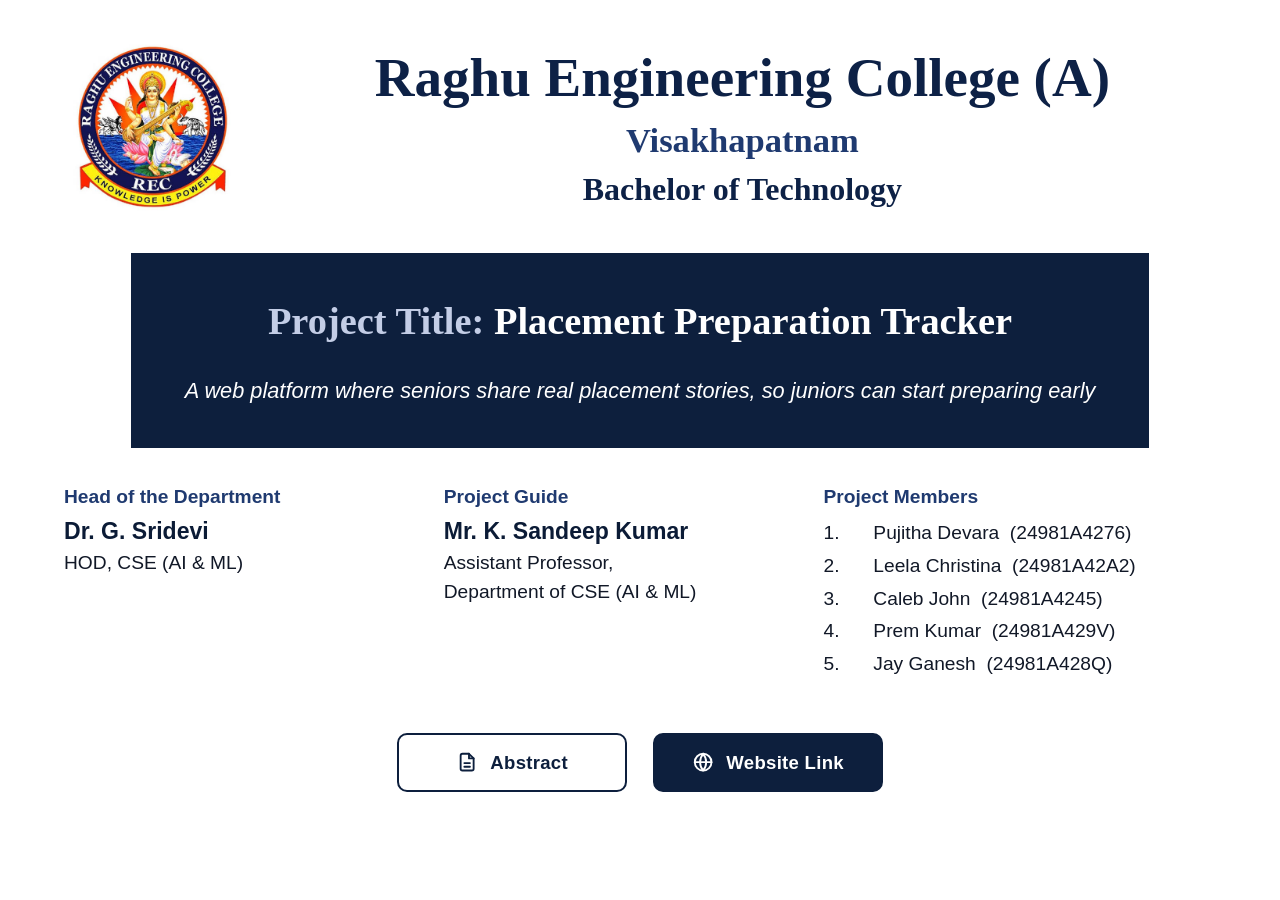
<file: index.html>
<!DOCTYPE html>
<html lang="en">
<head>
    <meta charset="UTF-8">
    <meta name="viewport" content="width=device-width, initial-scale=1.0">
    <title>Placement Preparation Tracker | Raghu Engineering College (A)</title>
    <link rel="icon" href="logo.png">
    <style>
        * { margin: 0; padding: 0; box-sizing: border-box; }

        body {
            background: #ffffff;
            color: #111827;
            font-family: Calibri, "Segoe UI", Candara, Arial, sans-serif;
            min-height: 100vh;
        }

        .slide {
            max-width: 1700px;
            margin: 0 auto;
            padding: clamp(18px, 3.2vw, 60px) clamp(18px, 5vw, 96px) clamp(30px, 4vw, 70px);
        }

        /* ---------- HEADER: logo + college name ---------- */
        .header {
            display: grid;
            grid-template-columns: clamp(110px, 14vw, 270px) 1fr;
            align-items: center;
            gap: clamp(10px, 2vw, 40px);
        }

        .logo {
            width: 100%;
            height: auto;
            display: block;
        }

        .college {
            text-align: center;
            font-family: Cambria, Georgia, "Times New Roman", serif;
            font-weight: 700;
            color: #0d2146;
        }

        .college h1 {
            font-size: clamp(22px, 4.3vw, 82px);
            line-height: 1.2;
            font-weight: 700;
        }

        .college .city {
            font-size: clamp(16px, 2.7vw, 52px);
            color: #1f3a70;
            margin-top: .3em;
        }

        .college .degree {
            font-size: clamp(15px, 2.5vw, 48px);
            margin-top: .35em;
        }

        /* ---------- PROJECT TITLE BOX ---------- */
        .title-box {
            background: #0d1f3d;
            color: #ffffff;
            text-align: center;
            margin: clamp(22px, 3.2vw, 60px) clamp(0px, 5.2vw, 100px) 0;
            padding: clamp(22px, 3.4vw, 64px) clamp(14px, 2vw, 40px);
        }

        .title-box h2 {
            font-family: Cambria, Georgia, "Times New Roman", serif;
            font-size: clamp(20px, 3vw, 58px);
            line-height: 1.25;
            font-weight: 700;
        }

        .title-box h2 span { color: #c3cde6; }

        .title-box p {
            font-style: italic;
            font-size: clamp(14px, 1.7vw, 32px);
            margin-top: clamp(14px, 2.6vw, 50px);
        }

        /* ---------- HOD / GUIDE / MEMBERS ---------- */
        .info {
            display: grid;
            grid-template-columns: 1fr 1fr 1.15fr;
            gap: clamp(18px, 3vw, 56px);
            margin-top: clamp(22px, 3vw, 56px);
        }

        .info h3 {
            color: #1f3a70;
            font-size: clamp(17px, 1.5vw, 29px);
            font-weight: 700;
            margin-bottom: .55em;
        }

        .info .name {
            font-size: clamp(18px, 1.8vw, 35px);
            font-weight: 700;
            color: #0b1b36;
        }

        .info .role {
            font-size: clamp(16px, 1.5vw, 29px);
            line-height: 1.5;
            margin-top: .2em;
        }

        .info ol {
            list-style: none;
            counter-reset: m;
            font-size: clamp(16px, 1.5vw, 29px);
        }

        .info li {
            counter-increment: m;
            display: flex;
            gap: 1.3em;
            line-height: 1.55;
            margin-bottom: .15em;
        }

        .info li::before {
            content: counter(m) ".";
            min-width: 1.3em;
        }

        /* ---------- BUTTONS ---------- */
        .actions {
            display: flex;
            justify-content: center;
            flex-wrap: wrap;
            gap: clamp(14px, 2vw, 36px);
            margin-top: clamp(30px, 4vw, 76px);
        }

        .action-btn {
            display: inline-flex;
            align-items: center;
            justify-content: center;
            gap: 12px;
            min-width: clamp(190px, 18vw, 330px);
            padding: clamp(13px, 1.3vw, 24px) clamp(26px, 2.8vw, 52px);
            border-radius: 10px;
            border: 2px solid #0d1f3d;
            font-family: inherit;
            font-size: clamp(16px, 1.45vw, 28px);
            font-weight: 700;
            text-decoration: none;
            letter-spacing: .3px;
            transition: transform .2s, box-shadow .2s, background .2s, color .2s;
        }

        .action-btn svg {
            width: 1.2em;
            height: 1.2em;
            flex-shrink: 0;
        }

        .action-btn.primary {
            background: #0d1f3d;
            color: #ffffff;
        }

        .action-btn.secondary {
            background: #ffffff;
            color: #0d1f3d;
        }

        .action-btn:hover {
            transform: translateY(-3px);
            box-shadow: 0 10px 22px rgba(13, 31, 61, .28);
        }

        .action-btn.secondary:hover {
            background: #0d1f3d;
            color: #ffffff;
        }

        .action-btn.primary:hover {
            background: #1f3a70;
            border-color: #1f3a70;
        }

        .action-btn:focus-visible {
            outline: 3px solid #1f3a70;
            outline-offset: 3px;
        }

        /* ---------- MOBILE ---------- */
        @media (max-width: 760px) {
            .header {
                grid-template-columns: 1fr;
                justify-items: center;
            }
            .logo { width: 150px; }
            .title-box { margin-left: 0; margin-right: 0; }
            .info { grid-template-columns: 1fr; }
            .action-btn { width: 100%; }
        }
    </style>
</head>
<body>

<main class="slide">

    <header class="header">
        <img class="logo" src="logo.png" alt="Raghu Engineering College logo">
        <div class="college">
            <h1>Raghu Engineering College (A)</h1>
            <div class="city">Visakhapatnam</div>
            <div class="degree">Bachelor of Technology</div>
        </div>
    </header>

    <section class="title-box">
        <h2><span>Project Title:</span> Placement Preparation Tracker</h2>
        <p>A web platform where seniors share real placement stories, so juniors can start preparing early</p>
    </section>

    <section class="info">
        <div>
            <h3>Head of the Department</h3>
            <div class="name">Dr. G. Sridevi</div>
            <div class="role">HOD, CSE (AI &amp; ML)</div>
        </div>

        <div>
            <h3>Project Guide</h3>
            <div class="name">Mr. K. Sandeep Kumar</div>
            <div class="role">Assistant Professor,<br>Department of CSE (AI &amp; ML)</div>
        </div>

        <div>
            <h3>Project Members</h3>
            <ol>
                <li><span>Pujitha Devara&nbsp; (24981A4276)</span></li>
                <li><span>Leela Christina&nbsp; (24981A42A2)</span></li>
                <li><span>Caleb John&nbsp; (24981A4245)</span></li>
                <li><span>Prem Kumar&nbsp; (24981A429V)</span></li>
                <li><span>Jay Ganesh&nbsp; (24981A428Q)</span></li>
            </ol>
        </div>
    </section>

    <nav class="actions" aria-label="Project links">
        <a class="action-btn secondary" href="Abstract.pdf" target="_blank" rel="noopener">
            <svg viewBox="0 0 24 24" fill="none" stroke="currentColor" stroke-width="2" stroke-linecap="round" stroke-linejoin="round" aria-hidden="true">
                <path d="M14 3H7a2 2 0 0 0-2 2v14a2 2 0 0 0 2 2h10a2 2 0 0 0 2-2V8z"/>
                <path d="M14 3v5h5"/><path d="M9 13h6M9 17h6"/>
            </svg>
            Abstract
        </a>

        <a class="action-btn primary" href="website.html" target="_blank" rel="noopener">
            <svg viewBox="0 0 24 24" fill="none" stroke="currentColor" stroke-width="2" stroke-linecap="round" stroke-linejoin="round" aria-hidden="true">
                <circle cx="12" cy="12" r="9"/>
                <path d="M3 12h18"/><path d="M12 3a14 14 0 0 1 0 18a14 14 0 0 1 0-18z"/>
            </svg>
            Website Link
        </a>
    </nav>

</main>

</body>
</html>
</file>
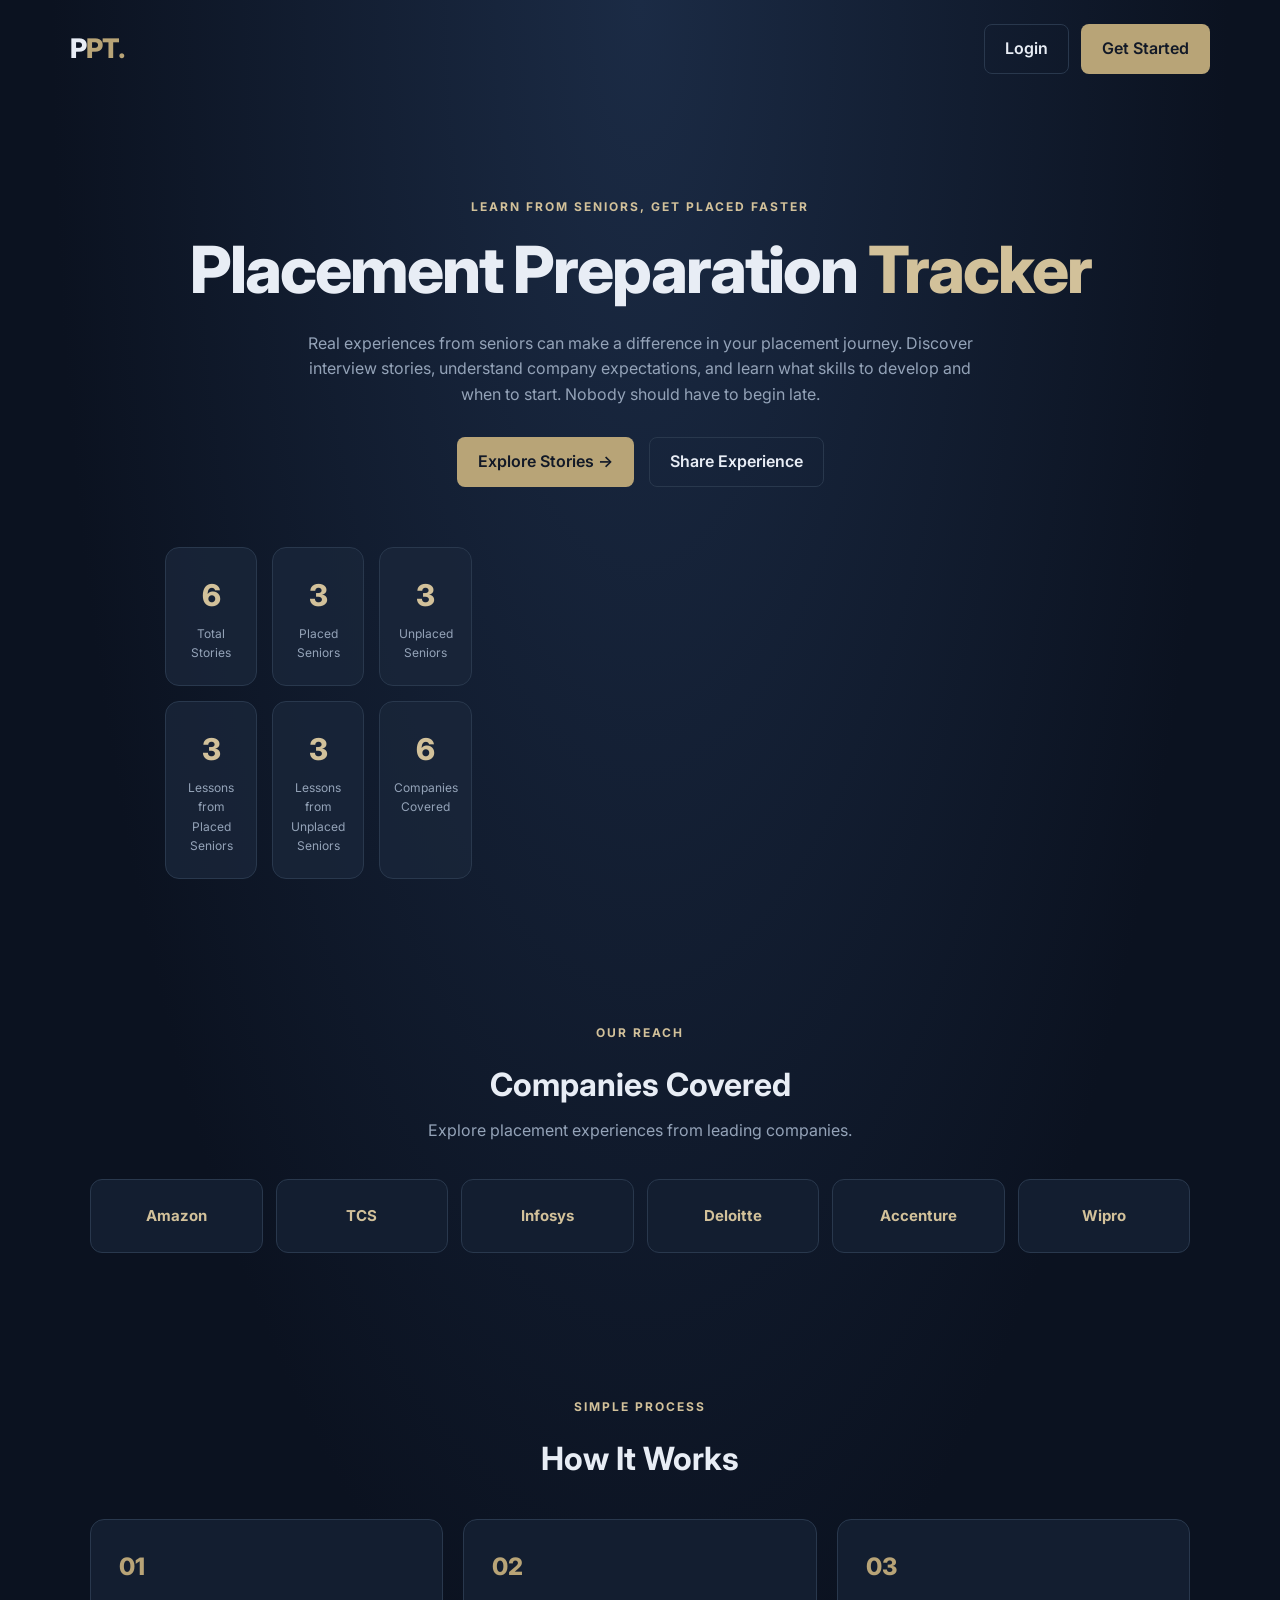
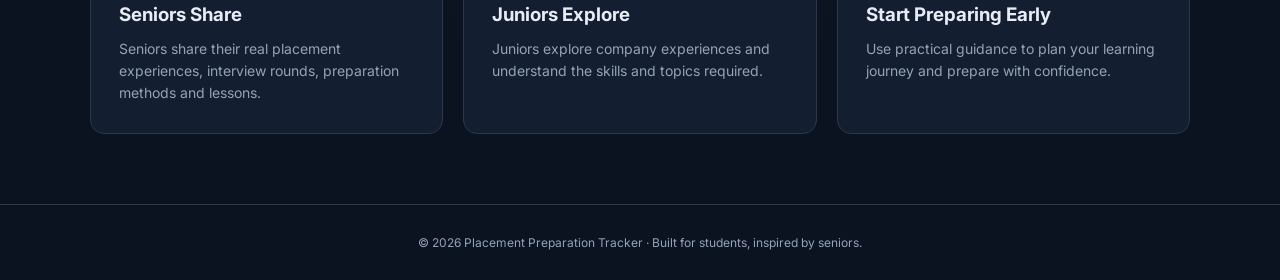
<file: website.html>
<!DOCTYPE html>
<html lang="en">
<head>
    <meta charset="UTF-8">
    <meta name="viewport" content="width=device-width, initial-scale=1.0">
    <title>Placement Preparation Tracker</title>
    <link rel="stylesheet" href="style.css">
    <link rel="preconnect" href="https://fonts.googleapis.com">
    <link rel="preconnect" href="https://fonts.gstatic.com" crossorigin>
    <link href="https://fonts.googleapis.com/css2?family=Inter:wght@400;500;600;700;800&display=swap" rel="stylesheet">
</head>
<body>

<!-- LANDING PAGE -->
<div id="landing" class="landing">
    <nav class="landing-nav">
        <div class="brand">P<span>PT.</span></div>
        <div>
            <button class="btn btn-outline" onclick="showAuth('login')">Login</button>
            <button class="btn btn-primary" onclick="showAuth('signup')">Get Started</button>
        </div>
    </nav>

    <section class="hero">
        <div class="eyebrow">Learn from seniors, get placed faster</div>
        <h1>Placement Preparation <span>Tracker</span></h1>
        <p>
            Real experiences from seniors can make a difference in your placement journey.
            Discover interview stories, understand company expectations, and learn what
            skills to develop and when to start. Nobody should have to begin late.
        </p>
        <div class="hero-actions">
            <button class="btn btn-primary" onclick="showAuth('login','stories')">Explore Stories →</button>
            <button class="btn btn-outline" onclick="showAuth('login','share')">Share Experience</button>
        </div>
        <div class="stats-grid" id="homeStats"></div>
    </section>

    <section class="landing-section">
        <div class="section-heading">
            <span class="eyebrow">OUR REACH</span>
            <h2>Companies Covered</h2>
            <p>Explore placement experiences from leading companies.</p>
        </div>
        <div class="company-grid" id="companyStrip"></div>
    </section>

    <section class="landing-section how-section">
        <div class="section-heading">
            <span class="eyebrow">SIMPLE PROCESS</span>
            <h2>How It Works</h2>
        </div>
        <div class="how-grid">
            <article class="how-card">
                <span class="step-number">01</span>
                <h3>Seniors Share</h3>
                <p>Seniors share their real placement experiences, interview rounds, preparation methods and lessons.</p>
            </article>
            <article class="how-card">
                <span class="step-number">02</span>
                <h3>Juniors Explore</h3>
                <p>Juniors explore company experiences and understand the skills and topics required.</p>
            </article>
            <article class="how-card">
                <span class="step-number">03</span>
                <h3>Start Preparing Early</h3>
                <p>Use practical guidance to plan your learning journey and prepare with confidence.</p>
            </article>
        </div>
    </section>

    <footer>© 2026 Placement Preparation Tracker · Built for students, inspired by seniors.</footer>
</div>

<!-- AUTHENTICATION -->
<div id="authScreen" class="auth-screen hidden">
    <div class="auth-card">
        <button class="back-button" onclick="backToLanding()">← Back to home</button>
        <div class="brand">P<span>PT.</span></div>
        <div id="authContent"></div>
    </div>
</div>

<!-- MAIN APPLICATION -->
<div id="app" class="app hidden">

    <aside class="sidebar" id="sidebar">
        <div class="sidebar-brand">P<span>PT.</span></div>
        <div class="sidebar-label">MENU</div>
        <nav id="sidebarNav">
            <button class="nav-item active" data-page="dashboard" onclick="navigate('dashboard')">▦ <span>Dashboard</span></button>
            <button class="nav-item" data-page="placed" onclick="navigate('placed')">✓ <span>Placed Seniors</span></button>
            <button class="nav-item" data-page="unplaced" onclick="navigate('unplaced')">◇ <span>Unplaced Seniors</span></button>
            <button class="nav-item" data-page="interviews" onclick="navigate('interviews')">▤ <span>Interview Experiences</span></button>
            <button class="nav-item" data-page="resume" onclick="navigate('resume')">▧ <span>Resume Planning</span></button>
            <button class="nav-item senior-only hidden" data-page="share" onclick="navigate('share')">＋ <span>Share Experience</span></button>
            <button class="nav-item" data-page="profile" onclick="navigate('profile')">◎ <span>My Profile</span></button>
        </nav>
        <div class="sidebar-bottom">
            <div class="sidebar-note">Your preparation today shapes your opportunities tomorrow.</div>
            <button class="nav-item logout-link" onclick="logout()">↪ <span>Logout</span></button>
        </div>
    </aside>

    <main class="main-area">
        <header class="topbar">
            <button class="mobile-menu" onclick="toggleSidebar()">☰</button>
            <div>
                <div class="topbar-title">Placement Preparation Tracker</div>
                <div class="topbar-subtitle">Your placement journey starts here.</div>
            </div>
            <div class="profile-menu-wrap">
                <button class="profile-trigger" onclick="toggleProfileMenu()">
                    <div class="avatar" id="topAvatar">U</div>
                    <div class="user-top-info">
                        <strong id="topName">User</strong>
                        <small id="topRole">Junior</small>
                    </div>
                    <span>⌄</span>
                </button>
                <div id="profileDropdown" class="profile-dropdown hidden">
                    <button onclick="navigate('profile');toggleProfileMenu()">View Profile</button>
                    <button onclick="showAuth('signup')">Add Account</button>
                    <button onclick="showAccountSwitcher()">Switch Account</button>
                    <button onclick="logout()">Logout</button>
                </div>
            </div>
        </header>

        <div class="content-area" id="pageContent"></div>
        <footer class="app-footer">Placement Preparation Tracker · Learn. Prepare. Succeed.</footer>
    </main>
</div>

<!-- MODAL -->
<div id="modal" class="modal hidden">
    <div class="modal-backdrop" onclick="closeModal()"></div>
    <div class="modal-box">
        <button class="modal-close" onclick="closeModal()">×</button>
        <div id="modalContent"></div>
    </div>
</div>

<div id="toast" class="toast"></div>

<script src="script.js"></script>
</body>
</html>
</file>
<file: style.css>
:root {
    --bg: #0b1220;
    --panel: #131e30;
    --panel2: #19263a;
    --border: #29384d;
    --text: #e8edf5;
    --muted: #94a3b8;
    --accent: #b8a477;
    --accent-light: #d2c19a;
    --success: #83ad9b;
    --danger: #c88787;
    --radius: 14px;
}

* {
    margin: 0;
    padding: 0;
    box-sizing: border-box;
}

body {
    font-family: 'Inter', sans-serif;
    background: var(--bg);
    color: var(--text);
    line-height: 1.6;
}

button, input, select, textarea {
    font: inherit;
}

button {
    cursor: pointer;
}

.hidden {
    display: none !important;
}

.brand, .sidebar-brand {
    font-size: 27px;
    font-weight: 800;
    letter-spacing: -1px;
}

.brand span, .sidebar-brand span {
    color: var(--accent);
}

.btn {
    padding: 11px 20px;
    border-radius: 8px;
    border: 1px solid transparent;
    font-weight: 600;
    transition: .25s;
}

.btn-primary {
    background: var(--accent);
    color: #121927;
}

.btn-primary:hover {
    background: var(--accent-light);
    transform: translateY(-2px);
}

.btn-outline {
    border-color: var(--border);
    background: transparent;
    color: var(--text);
}

.btn-outline:hover {
    border-color: var(--accent);
    color: var(--accent-light);
}

button:disabled {
    opacity: .5;
    cursor: not-allowed;
}

/* LANDING PAGE */

.landing {
    background: radial-gradient(ellipse at 50% 0%, #1b2b45 0%, #0b1220 65%);
    min-height: 100vh;
}

.landing-nav {
    max-width: 1200px;
    margin: auto;
    padding: 24px 30px;
    display: flex;
    align-items: center;
    justify-content: space-between;
}

.landing-nav > div:last-child {
    display: flex;
    gap: 12px;
}

.hero {
    max-width: 1050px;
    margin: auto;
    text-align: center;
    padding: 95px 25px 70px;
    animation: fadeUp .7s ease;
}

.eyebrow {
    display: inline-block;
    color: var(--accent-light);
    font-size: 12px;
    font-weight: 700;
    letter-spacing: 2px;
    text-transform: uppercase;
    margin-bottom: 17px;
}

.hero h1 {
    font-size: clamp(37px, 6vw, 65px);
    line-height: 1.15;
    letter-spacing: -2px;
    margin-bottom: 23px;
    font-weight: 800;
}

.hero h1 span {
    color: var(--accent-light);
}

.hero > p {
    max-width: 700px;
    margin: auto;
    color: var(--muted);
    font-size: 16px;
    font-weight: 400;
}

.hero-actions {
    display: flex;
    justify-content: center;
    gap: 15px;
    margin: 30px 0 60px;
    flex-wrap: wrap;
}

.stats-grid {
    display: grid;
    grid-template-columns: repeat(3, 1fr);
    gap: 15px;
    max-width: 950px;
    margin: auto;
}

.stat-card {
    background: rgba(25, 38, 58, .8);
    border: 1px solid var(--border);
    padding: 23px 12px;
    border-radius: var(--radius);
    text-align: center;
    transition: .3s;
}

.stat-card:hover {
    transform: translateY(-5px);
    border-color: var(--accent);
}

.stat-number {
    color: var(--accent-light);
    font-size: 30px;
    font-weight: 800;
}

.stat-label {
    color: var(--muted);
    font-size: 12px;
    margin-top: 5px;
}

.landing-section {
    max-width: 1150px;
    margin: auto;
    padding: 70px 25px;
}

.section-heading {
    text-align: center;
    margin-bottom: 35px;
}

.section-heading h2 {
    font-size: 32px;
    margin-bottom: 8px;
}

.section-heading p {
    color: var(--muted);
}

.company-grid {
    display: grid;
    grid-template-columns: repeat(6, 1fr);
    gap: 13px;
}

.company-card {
    background: var(--panel);
    border: 1px solid var(--border);
    border-radius: 12px;
    padding: 24px 8px;
    text-align: center;
    font-size: 15px;
    font-weight: 700;
    color: var(--accent-light);
    transition: .3s;
}

.company-card:hover {
    transform: translateY(-5px);
    border-color: var(--accent);
}

.how-grid {
    display: grid;
    grid-template-columns: repeat(3, 1fr);
    gap: 20px;
}

.how-card {
    background: var(--panel);
    border: 1px solid var(--border);
    border-radius: var(--radius);
    padding: 28px;
    transition: .3s;
}

.how-card:hover {
    transform: translateY(-5px);
    border-color: var(--accent);
}

.step-number {
    color: var(--accent);
    font-size: 24px;
    font-weight: 800;
}

.how-card h3 {
    margin: 13px 0 8px;
}

.how-card p {
    color: var(--muted);
    font-size: 14px;
}

.landing footer, .app-footer {
    text-align: center;
    padding: 28px;
    border-top: 1px solid var(--border);
    color: var(--muted);
    font-size: 12px;
}

/* AUTHENTICATION */

.auth-screen {
    min-height: 100vh;
    display: grid;
    place-items: center;
    padding: 25px;
    background: radial-gradient(circle at top, #1b2b45, var(--bg) 65%);
}

.auth-card {
    width: 100%;
    max-width: 520px;
    background: var(--panel);
    border: 1px solid var(--border);
    border-radius: 18px;
    padding: 35px;
    box-shadow: 0 20px 70px #0005;
    animation: fadeUp .4s ease;
}

.back-button {
    background: none;
    border: none;
    color: var(--muted);
    margin-bottom: 20px;
}

.back-button:hover {
    color: var(--accent);
}

.auth-card .brand {
    margin-bottom: 20px;
}

.auth-card h2 {
    font-size: 25px;
    margin-bottom: 5px;
}

.auth-subtitle {
    color: var(--muted);
    font-size: 13px;
    margin-bottom: 23px;
}

.form-group {
    margin-bottom: 16px;
}

.form-group label {
    display: block;
    font-size: 13px;
    font-weight: 600;
    margin-bottom: 7px;
}

.form-control {
    width: 100%;
    background: #0d1727;
    border: 1px solid var(--border);
    color: var(--text);
    padding: 12px 13px;
    border-radius: 8px;
    outline: none;
    transition: .2s;
}

.form-control:focus {
    border-color: var(--accent);
}

.form-control::placeholder {
    color: #718096;
}

.form-control option {
    background: var(--panel);
}

textarea.form-control {
    resize: vertical;
    min-height: 95px;
}

.form-grid {
    display: grid;
    grid-template-columns: 1fr 1fr;
    gap: 13px;
}

.form-error {
    color: var(--danger);
    font-size: 12px;
    margin-top: 5px;
}

.auth-switch {
    text-align: center;
    color: var(--muted);
    font-size: 13px;
    margin-top: 18px;
}

.text-button {
    color: var(--accent-light);
    border: none;
    background: none;
    font-weight: 600;
}

/* MAIN APP */

.app {
    min-height: 100vh;
    display: flex;
}

.sidebar {
    width: 250px;
    flex-shrink: 0;
    background: #101a2a;
    border-right: 1px solid var(--border);
    padding: 25px 17px;
    display: flex;
    flex-direction: column;
    min-height: 100vh;
    transition: .3s;
}

.sidebar-brand {
    padding: 0 12px 35px;
}

.sidebar-label {
    font-size: 10px;
    letter-spacing: 2px;
    color: var(--muted);
    padding: 0 12px 12px;
}

.sidebar nav {
    display: grid;
    gap: 7px;
}

.nav-item {
    width: 100%;
    border: none;
    background: transparent;
    color: var(--muted);
    padding: 12px;
    text-align: left;
    border-radius: 8px;
    display: flex;
    gap: 13px;
    align-items: center;
    font-size: 13px;
    transition: .2s;
}

.nav-item:hover, .nav-item.active {
    background: var(--panel2);
    color: var(--accent-light);
}

.nav-item.active {
    border-left: 3px solid var(--accent);
}

.sidebar-bottom {
    margin-top: auto;
}

.sidebar-note {
    background: var(--panel);
    border: 1px solid var(--border);
    border-radius: 10px;
    padding: 15px;
    color: var(--muted);
    font-size: 11px;
    margin: 20px 0;
}

.logout-link {
    color: var(--danger);
}

.main-area {
    flex: 1;
    min-width: 0;
}

.topbar {
    height: 80px;
    border-bottom: 1px solid var(--border);
    background: rgba(11, 18, 32, .95);
    display: flex;
    justify-content: space-between;
    align-items: center;
    padding: 0 30px;
    position: sticky;
    top: 0;
    z-index: 10;
}

.topbar-title {
    font-weight: 700;
    font-size: 15px;
}

.topbar-subtitle {
    font-size: 11px;
    color: var(--muted);
}

.profile-menu-wrap {
    position: relative;
}

.profile-trigger {
    display: flex;
    gap: 10px;
    align-items: center;
    background: transparent;
    border: none;
    color: var(--text);
}

.avatar {
    width: 38px;
    height: 38px;
    border-radius: 50%;
    background: #37485f;
    display: grid;
    place-items: center;
    color: var(--accent-light);
    font-weight: 700;
}

.user-top-info {
    text-align: left;
}

.user-top-info strong {
    display: block;
    font-size: 12px;
}

.user-top-info small {
    color: var(--muted);
    font-size: 11px;
}

.profile-dropdown {
    position: absolute;
    right: 0;
    top: 52px;
    background: var(--panel);
    border: 1px solid var(--border);
    border-radius: 10px;
    min-width: 180px;
    padding: 7px;
    box-shadow: 0 15px 35px #0007;
    z-index: 20;
}

.profile-dropdown button {
    display: block;
    width: 100%;
    padding: 11px;
    text-align: left;
    background: none;
    border: none;
    color: var(--text);
    border-radius: 6px;
    font-size: 12px;
}

.profile-dropdown button:hover {
    background: var(--panel2);
    color: var(--accent);
}

.mobile-menu {
    display: none;
    background: none;
    border: none;
    color: var(--text);
    font-size: 23px;
}

.content-area {
    max-width: 1450px;
    margin: auto;
    padding: 32px;
    min-height: calc(100vh - 130px);
    animation: fadeUp .35s ease;
}

.page-heading {
    margin-bottom: 25px;
}

.page-heading h1 {
    font-size: 27px;
    margin-bottom: 5px;
}

.page-heading p {
    font-size: 13px;
    color: var(--muted);
}

.panel {
    background: var(--panel);
    border: 1px solid var(--border);
    border-radius: var(--radius);
    padding: 22px;
    margin-bottom: 22px;
}

.panel h3 {
    font-size: 16px;
    margin-bottom: 13px;
}

.muted {
    color: var(--muted);
    font-size: 13px;
}

.dashboard-stats {
    display: grid;
    grid-template-columns: repeat(3, 1fr);
    gap: 15px;
    margin-bottom: 25px;
}

.dashboard-stats .stat-card {
    text-align: left;
    padding: 20px;
}

.dashboard-stats .stat-number {
    font-size: 27px;
}

.dashboard-grid {
    display: grid;
    grid-template-columns: 1.4fr 1fr;
    gap: 20px;
}

.story-mini {
    display: flex;
    align-items: center;
    gap: 13px;
    padding: 14px 0;
    border-bottom: 1px solid var(--border);
}

.story-mini:last-child {
    border: none;
}

.story-mini .avatar {
    flex-shrink: 0;
}

.story-mini strong {
    display: block;
    font-size: 13px;
}

.story-mini small {
    color: var(--muted);
    font-size: 11px;
}

.card-grid {
    display: grid;
    grid-template-columns: repeat(3, minmax(0, 1fr));
    gap: 18px;
}

.senior-card {
    background: var(--panel);
    border: 1px solid var(--border);
    padding: 20px;
    border-radius: var(--radius);
    transition: .25s;
    animation: fadeUp .4s ease;
}

.senior-card:hover {
    transform: translateY(-5px);
    border-color: var(--accent);
    box-shadow: 0 12px 25px #0003;
}

.card-top {
    display: flex;
    align-items: center;
    gap: 12px;
    margin-bottom: 16px;
}

.card-top h3 {
    font-size: 15px;
}

.card-top small {
    color: var(--muted);
    font-size: 11px;
}

.card-details {
    display: grid;
    grid-template-columns: 1fr 1fr;
    gap: 13px;
    margin: 15px 0;
}

.detail-label {
    display: block;
    color: var(--muted);
    font-size: 10px;
}

.detail-value {
    font-size: 13px;
    font-weight: 600;
}

.tag {
    display: inline-block;
    padding: 5px 9px;
    background: #26344a;
    color: var(--accent-light);
    border-radius: 20px;
    font-size: 10px;
    margin: 3px;
}

.badge {
    display: inline-block;
    padding: 5px 9px;
    border-radius: 20px;
    font-size: 10px;
    font-weight: 600;
    background: #263a35;
    color: var(--success);
}

.badge.unplaced {
    background: #3a3030;
    color: #d2a4a4;
}

.card-reason {
    background: #0e1929;
    border-radius: 8px;
    padding: 12px;
    font-size: 12px;
    color: var(--muted);
    margin: 13px 0;
}

.card-button {
    width: 100%;
    padding: 10px;
    border: 1px solid var(--border);
    background: transparent;
    color: var(--accent-light);
    border-radius: 7px;
    font-weight: 600;
    font-size: 12px;
    transition: .2s;
}

.card-button:hover {
    background: var(--accent);
    color: var(--bg);
}

.toolbar {
    display: flex;
    gap: 12px;
    flex-wrap: wrap;
    margin-bottom: 22px;
}

.toolbar .form-control {
    flex: 1;
    min-width: 160px;
    max-width: 260px;
}

.round-row {
    padding: 12px;
    border-left: 2px solid var(--accent);
    background: #0e1929;
    margin: 12px 0;
    border-radius: 0 8px 8px 0;
}

.round-row strong {
    font-size: 12px;
    color: var(--accent-light);
}

.round-row p {
    color: var(--muted);
    font-size: 12px;
    margin-top: 4px;
}

.helpful-button {
    border: 1px solid var(--border);
    border-radius: 7px;
    background: transparent;
    color: var(--muted);
    padding: 8px 13px;
    font-size: 11px;
    margin-top: 12px;
}

.helpful-button:hover {
    color: var(--accent);
    border-color: var(--accent);
}

.roadmap {
    display: grid;
    grid-template-columns: repeat(4, 1fr);
    gap: 12px;
}

.roadmap-item {
    background: #0e1929;
    padding: 18px;
    border-radius: 10px;
    border-top: 2px solid var(--accent);
}

.roadmap-item h4 {
    color: var(--accent-light);
    margin-bottom: 8px;
}

.roadmap-item p, .roadmap-item li {
    color: var(--muted);
    font-size: 12px;
}

.roadmap-item ul {
    padding-left: 16px;
}

.checklist label {
    display: block;
    color: var(--muted);
    font-size: 13px;
    margin: 12px 0;
}

.checklist input {
    accent-color: var(--accent);
    margin-right: 9px;
}

.tag-input-wrap {
    display: flex;
    gap: 8px;
}

.tag-input-wrap input {
    flex: 1;
}

.form-section {
    padding: 22px 0;
    border-bottom: 1px solid var(--border);
}

.form-section:last-child {
    border: none;
}

.form-section h3 {
    color: var(--accent-light);
    font-size: 15px;
    margin-bottom: 17px;
}

.success-message {
    background: #263a35;
    color: var(--success);
    padding: 13px;
    border-radius: 8px;
    margin: 15px 0;
    font-size: 13px;
}

.profile-large {
    display: flex;
    align-items: center;
    gap: 18px;
    margin-bottom: 20px;
}

.profile-large .avatar {
    width: 70px;
    height: 70px;
    font-size: 25px;
}

.empty-state {
    text-align: center;
    color: var(--muted);
    padding: 45px 15px;
    border: 1px dashed var(--border);
    border-radius: 12px;
    grid-column: 1/-1;
}

.empty-state h3 {
    color: var(--text);
    margin-bottom: 7px;
}

.toast {
    position: fixed;
    bottom: 25px;
    right: 25px;
    background: var(--panel2);
    border: 1px solid var(--accent);
    color: var(--text);
    padding: 14px 20px;
    border-radius: 9px;
    font-size: 13px;
    box-shadow: 0 10px 30px #0006;
    opacity: 0;
    transform: translateY(15px);
    transition: .3s;
    z-index: 100;
    pointer-events: none;
}

.toast.show {
    opacity: 1;
    transform: translateY(0);
}

/* MODAL */

.modal {
    position: fixed;
    inset: 0;
    z-index: 50;
    display: grid;
    place-items: center;
    padding: 20px;
}

.modal-backdrop {
    position: absolute;
    inset: 0;
    background: #000b;
}

.modal-box {
    position: relative;
    background: var(--panel);
    border: 1px solid var(--border);
    border-radius: 15px;
    width: 100%;
    max-width: 750px;
    max-height: 85vh;
    overflow-y: auto;
    padding: 30px;
    animation: fadeUp .3s ease;
}

.modal-close {
    position: sticky;
    float: right;
    top: 0;
    background: var(--panel2);
    border: none;
    color: var(--text);
    border-radius: 50%;
    width: 32px;
    height: 32px;
    font-size: 20px;
}

.modal-box h2 {
    margin-bottom: 6px;
}

.modal-section {
    border-top: 1px solid var(--border);
    padding: 18px 0;
    margin-top: 15px;
}

.modal-section h3 {
    font-size: 14px;
    color: var(--accent-light);
    margin-bottom: 9px;
}

.modal-section p {
    font-size: 13px;
    color: var(--muted);
    white-space: pre-line;
}

@keyframes fadeUp {
    from {
        opacity: 0;
        transform: translateY(15px);
    }
    to {
        opacity: 1;
        transform: translateY(0);
    }
}

/* RESPONSIVE */

@media(max-width: 1050px) {
    .card-grid {
        grid-template-columns: repeat(2, 1fr);
    }

    .company-grid {
        grid-template-columns: repeat(3, 1fr);
    }
}

@media(max-width: 750px) {
    .sidebar {
        position: fixed;
        z-index: 30;
        top: 0;
        left: -260px;
        height: 100vh;
        min-height: 100vh;
        box-shadow: 10px 0 30px #0005;
    }

    .sidebar.open {
        left: 0;
    }

    .mobile-menu {
        display: block;
    }

    .topbar {
        padding: 0 15px;
        gap: 10px;
    }

    .topbar-title {
        font-size: 12px;
    }

    .user-top-info {
        display: none;
    }

    .content-area {
        padding: 22px 15px;
    }

    .dashboard-grid {
        grid-template-columns: 1fr;
    }

    .dashboard-stats {
        grid-template-columns: repeat(2, 1fr);
    }

    .roadmap {
        grid-template-columns: repeat(2, 1fr);
    }

    .how-grid {
        grid-template-columns: 1fr;
    }

    .hero {
        padding-top: 65px;
    }

    .hero h1 {
        letter-spacing: -1px;
    }
}

@media(max-width: 500px) {
    .stats-grid {
        grid-template-columns: repeat(2, 1fr);
    }

    .card-grid {
        grid-template-columns: 1fr;
    }

    .company-grid {
        grid-template-columns: repeat(2, 1fr);
    }

    .form-grid {
        grid-template-columns: 1fr;
        gap: 0;
    }

    .roadmap {
        grid-template-columns: 1fr;
    }

    .auth-card {
        padding: 23px;
    }

    .hero-actions {
        flex-direction: column;
    }

    .hero-actions button {
        width: 100%;
    }

    .stat-number {
        font-size: 24px;
    }

    .profile-trigger {
        gap: 5px;
    }

    .toolbar .form-control {
        max-width: none;
    }
}
</file>
